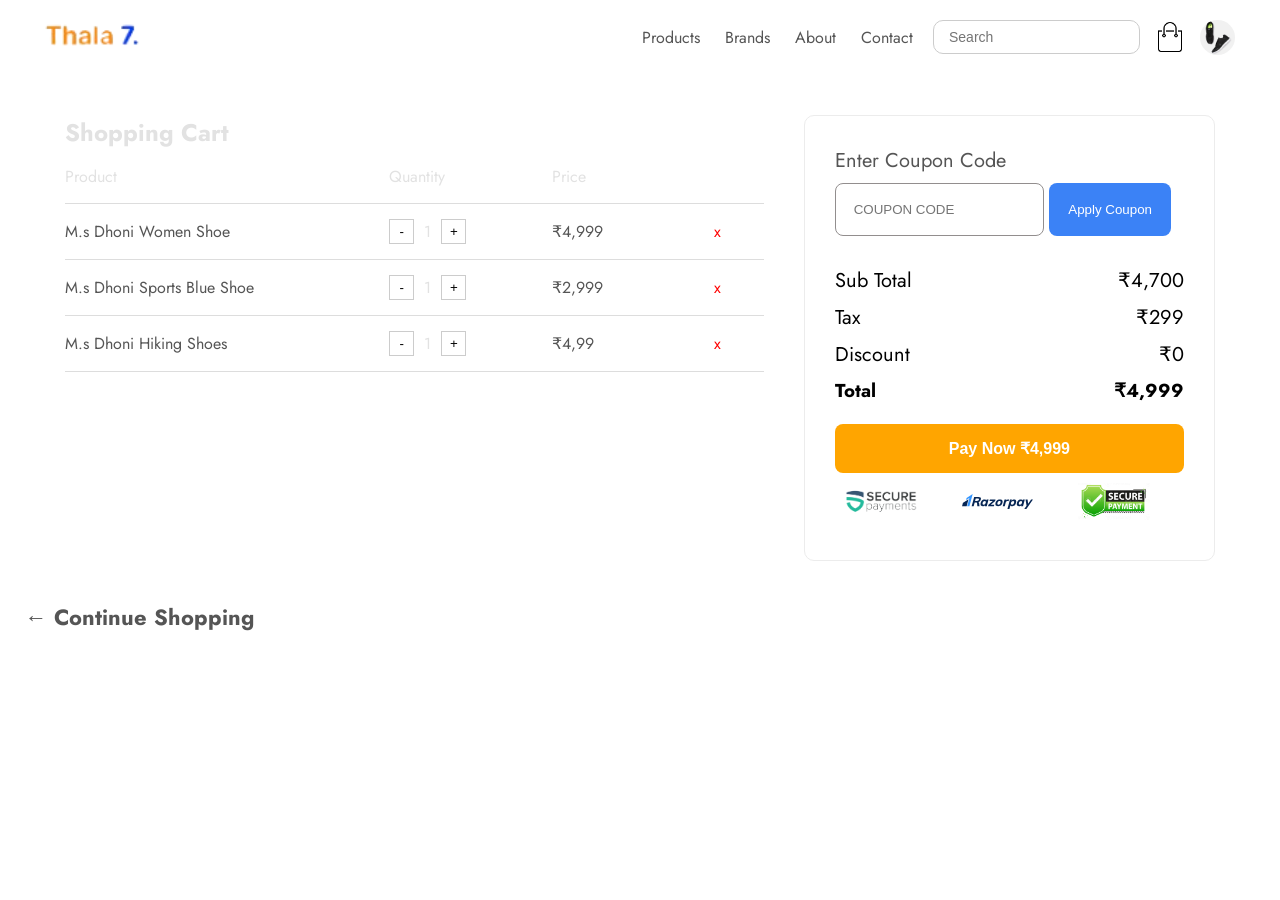
<file: cart.html>
<!DOCTYPE html>
<html lang="en">
<head>
    <meta charset="UTF-8">
    <meta name="viewport" content="width=device-width, initial-scale=1.0">
    <title>Thala.7 | Cart</title>
    
    <link rel="stylesheet" href="style.css">
    <link href="https://fonts.googleapis.com/css2?family=Jost:ital,wght@0,100..900;1,100..900&family=Outfit:wght@100..900&family=Poppins:ital,wght@0,100;0,200;0,300;0,400;0,500;0,600;0,700;0,800;0,900;1,100;1,200;1,300;1,400;1,500;1,600;1,700;1,800;1,900&display=swap" rel="stylesheet">
    <link rel="stylesheet" href="https://cdnjs.cloudflare.com/ajax/libs/font-awesome/4.7.0/css/font-awesome.min.css">
</head>
<body>
    <div class="header2">

    
    <div class="container">
        <div class="navbar">
            <input type="checkbox" id="menu-toggle">
        <div class="logo">
            <a href="index.html"><img src="images/thala_logo1.png" alt="logo" width="125px"></a>
        </div>
        <nav>
            <ul>
                
                <li><a href="#products">Products</a></li>
                <li><a href="">Brands</a></li>
                <li><a href="">About</a></li>
                <li><a href="">Contact</a></li>
                 <li class="mobile-profile">
            <a href=""><img src="images/product-10.jpg" class="profile-nav"></a>
                </li>
            </ul>
        </nav>
        <div class="nav-right">
            <input type="search" class="search" placeholder="Search">
            <img src="images/cart.png" alt="cart" class="icon"> 
            <img src="images/buy-2.jpg" alt="profile" class="profile">
            <label for="menu-toggle">
            <img src="images/menu.png" alt="cart" class="menu-icon">
            </label>
        </div>
    </div>

    <div class="container1">

  <!-- LEFT SIDE -->
  <div class="cart-items">
    <h2>Shopping Cart</h2>

    <div class="cart-header">
      <span>Product</span>
      <span>Quantity</span>
      <span>Price</span>
    </div>

    <div class="cart-item">
      <p>M.s Dhoni Women Shoe </p>

      <div class="qty">
        <button>-</button>
        <span>1</span>
        <button>+</button>
      </div>

      <p>₹4,999</p>
      <span class="delete">x</span>
    </div>

    <div class="cart-item">
      <p>M.s Dhoni Sports Blue Shoe</p>

      <div class="qty">
        <button>-</button>
        <span>1</span>
        <button>+</button>
      </div>

      <p>₹2,999</p>
      <span class="delete">x</span>
    </div>

    <div class="cart-item">
      <p>M.s Dhoni Hiking Shoes </p>

      <div class="qty">
        <button>-</button>
        <span>1</span>
        <button>+</button>
      </div>

      <p>₹4,99</p>
      <span class="delete">x</span>
    </div>


  </div>

  <!-- RIGHT SIDE -->
  <div class="summary">
    
      <p>Enter Coupon Code</p>
      <input type="text" placeholder="COUPON CODE">
    <button>Apply Coupon</button>
    
    

    <div class="price-box">
      <p>Sub Total <span>₹4,700</span></p>
      <p>Tax <span>₹299</span></p>
      <p>Discount <span>₹0</span></p>
      <h3>Total <span>₹4,999</span></h3>
    </div>

    <div class="pay">

    <a href="payment.html"><button class="pay-btn">Pay Now ₹4,999</button></a>

    <div class="pay-img">
      <img src="./images/secpay.png" alt="rozorpay" width="60%">
      <img src="./images/rozorpay.svg" alt="rozorpay" width="60%">
      <img src="./images/anpay.webp" alt="rozorpay" width="60%">

    </div>
    </div>
  </div>

</div>

<div class="bottom-container">
  <a href="index.html"><p>&larr; Continue Shopping</p></a>
</div>
</body>
</html>
</file>
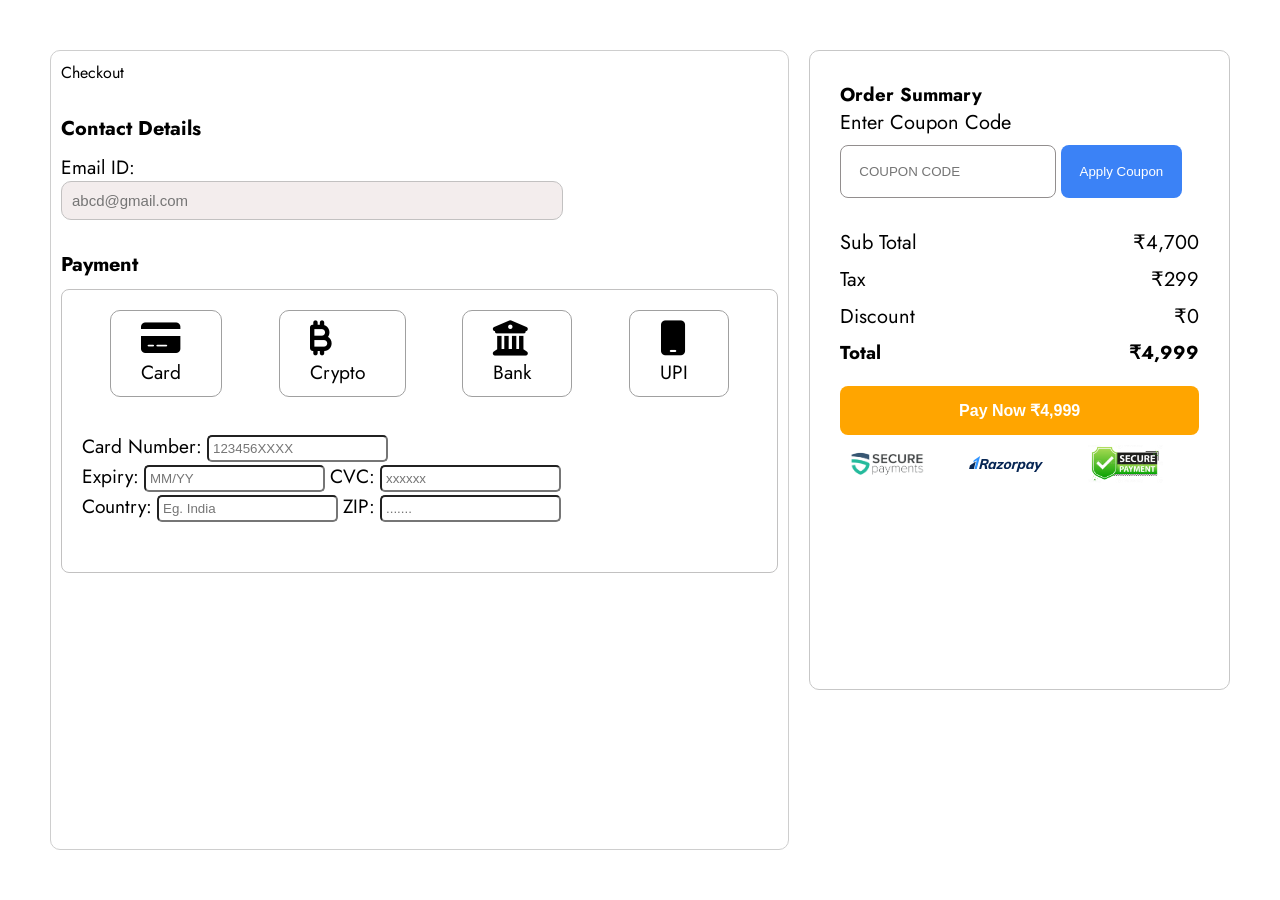
<file: payment.html>
<!DOCTYPE html>
<html lang="en">
<head>
    <meta charset="UTF-8">
    <meta name="viewport" content="width=device-width, initial-scale=1.0">
    <link rel="stylesheet" href="style1.css">
<link href="https://fonts.googleapis.com/css2?family=Jost:ital,wght@0,100..900;1,100..900&family=Outfit:wght@100..900&family=Poppins:ital,wght@0,100;0,200;0,300;0,400;0,500;0,600;0,700;0,800;0,900;1,100;1,200;1,300;1,400;1,500;1,600;1,700;1,800;1,900&display=swap" rel="stylesheet">
<link rel="stylesheet" href="https://cdnjs.cloudflare.com/ajax/libs/font-awesome/6.5.0/css/all.min.css">

    <title>Thala.7|Payment</title>
</head>
<body>
    <div class="container1">
       
          <div class="left">
                <p>Checkout</p>
         
            <div class="contact-det">
            <h3>Contact Details</h3>
            <label for="email">Email ID:</label><br>
            <input type="email" name="email" id="email" placeholder="abcd@gmail.com">

            <div class="payment">
                <h3>Payment</h3>
                <div class="pay-box">
                    <div class="bank-options">
                        <div class="option-box">
                            <i class="fa fa-credit-card"></i>
                            <p>Card</p>
                        </div>
                        <div class="option-box">
                           <i class="fa fa-bitcoin-sign"></i>
                            <p>Crypto</p>
                        </div>
                        <div class="option-box">
                            <i class="fa fa-bank"></i>
                            <p>Bank</p>
                        </div>
                        <div class="option-box">
                            <i class="fa fa-mobile"></i>
                            <p>UPI</p>
                        </div>
                    </div>
                    <div class="card-details">
                        <label for="cardno">Card Number:</label>
                        <input type="text" name="cardno" placeholder="123456XXXX">

                        <div class="row">
                            <label for="Expiry">Expiry:</label>
                            <input type="text" name="Expity" placeholder="MM/YY">

                            <label for="cvc">CVC:</label>
                            <input type="text" name="cvc" placeholder="xxxxxx">
                        </div>

                        <div class="row">
                            <label for="Country">Country:</label>
                            <input type="text" name="Country" placeholder="Eg. India">

                            <label for="zip">ZIP:</label>
                            <input type="text" name="zip" placeholder=".......">
                        </div>
                    </div>

                    
                </div>
            </div>
            
        </div>
        
    </div>
          <div class="summary">
            <h3>Order Summary</h3>
      <p>Enter Coupon Code</p>
      <input type="text" placeholder="COUPON CODE">
    <button>Apply Coupon</button>
    
    

    <div class="price-box">
      <p>Sub Total <span>₹4,700</span></p>
      <p>Tax <span>₹299</span></p>
      <p>Discount <span>₹0</span></p>
      <h3>Total <span>₹4,999</span></h3>
    </div>

    <div class="pay">

    <button class="pay-btn">Pay Now ₹4,999</button>

    <div class="pay-img">
      <img src="./images/secpay.png" alt="rozorpay" width="60%">
      <img src="./images/rozorpay.svg" alt="rozorpay" width="60%">
      <img src="./images/anpay.webp" alt="rozorpay" width="60%">

    </div>
    </div>
  </div>

</div>

    </div>
</body>
</html>
</file>
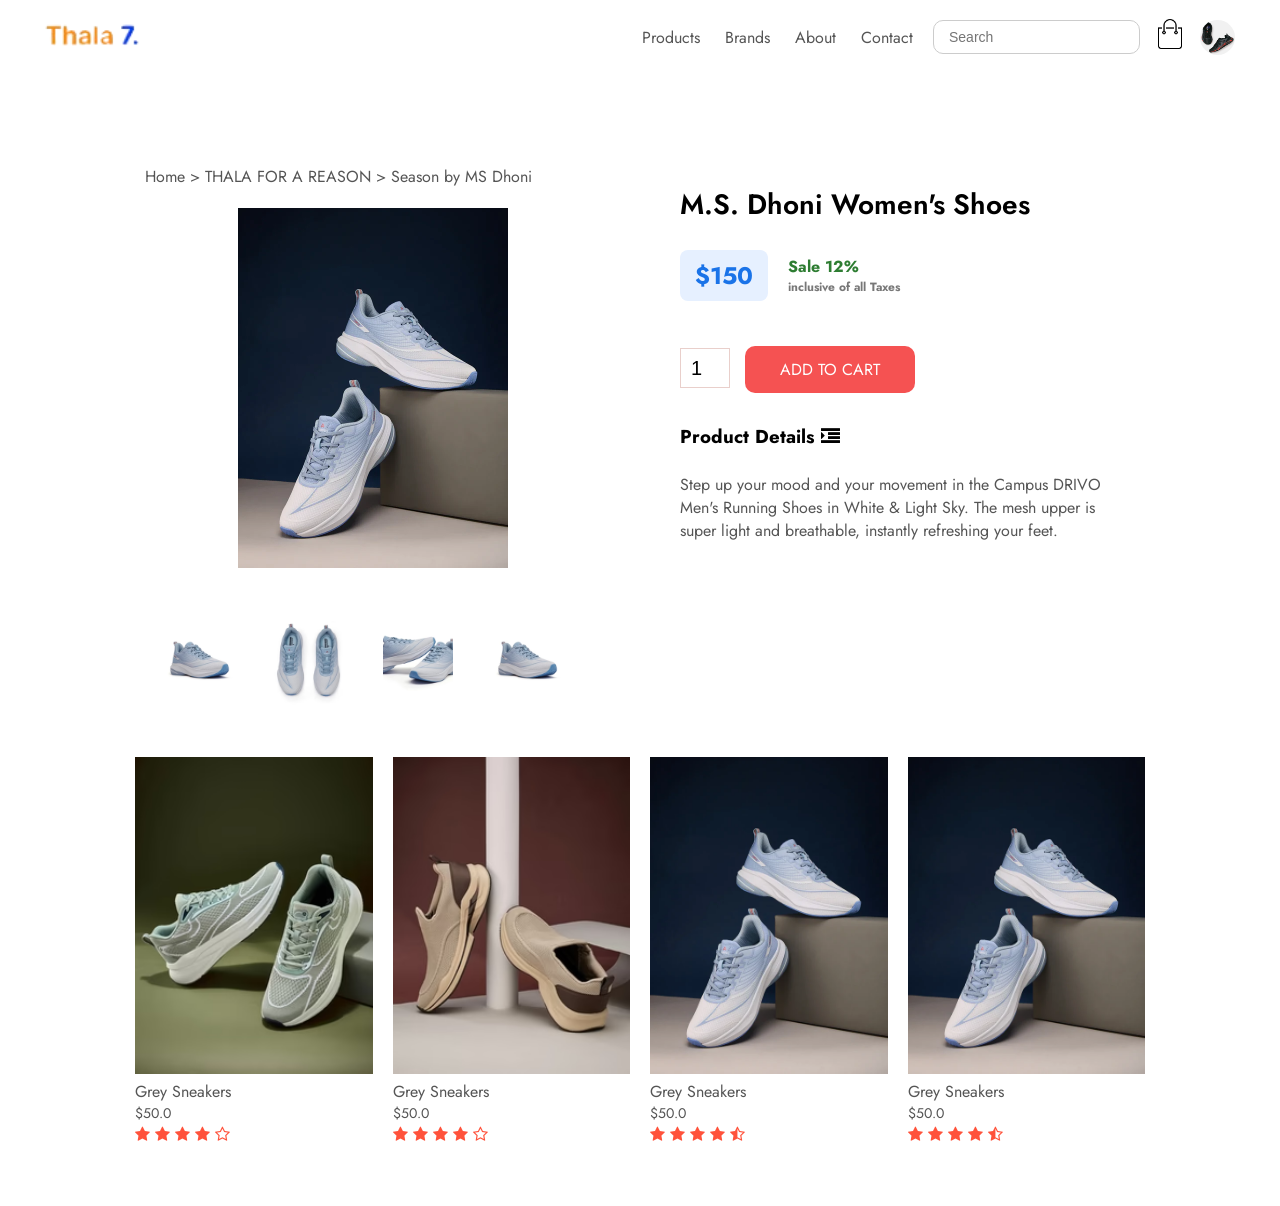
<file: product.html>
<!DOCTYPE html>
<html lang="en">
<head>
    <meta charset="UTF-8">
    <meta name="viewport" content="width=device-width, initial-scale=1.0">
    <title>Thala.7 | Products</title>
    <link rel="stylesheet" href="style.css">
    <link href="https://fonts.googleapis.com/css2?family=Jost:ital,wght@0,100..900;1,100..900&family=Outfit:wght@100..900&family=Poppins:ital,wght@0,100;0,200;0,300;0,400;0,500;0,600;0,700;0,800;0,900;1,100;1,200;1,300;1,400;1,500;1,600;1,700;1,800;1,900&display=swap" rel="stylesheet">
    <link rel="stylesheet" href="https://cdnjs.cloudflare.com/ajax/libs/font-awesome/4.7.0/css/font-awesome.min.css">
</head>
<body>
     <div class="header2">

    
    <div class="container">
        <div class="navbar">
            <input type="checkbox" id="menu-toggle">
        <div class="logo">
            <a href="index.html"><img src="images/thala_logo1.png" alt="logo" width="125px"></a>
        </div>
        <nav>
            <ul>
                
                <li><a href="#products">Products</a></li>
                <li><a href="">Brands</a></li>
                <li><a href="">About</a></li>
                <li><a href="">Contact</a></li>
                 <li class="mobile-profile">
            <a href=""><img src="images/product-10.jpg" class="profile-nav"></a>
                </li>
            </ul>
        </nav>
        <div class="nav-right">
            <input type="search" class="search" placeholder="Search">
            <a href="cart.html"><img src="images/cart.png" alt="cart" class="icon"> </a>
            <img src="images/product-10.jpg" alt="profile" class="profile">
            <label for="menu-toggle">
            <img src="images/menu.png" alt="cart" class="menu-icon">
            </label>
        </div>
    </div>
    <!-- single product details -->
     <div class="small-container single-product">
        <div class="row">
            <div class="col-2">
                <p>Home > THALA FOR A REASON > Season by MS Dhoni</p>
                <img src="./images/shoe0.webp" alt="main img" id="product-img">

                <div class="small-img-row">
                    <div class="small-img-col">
                        <img src="./images/shoe_11.avif" width="100%" class="small-img">
                    </div>
                    <div class="small-img-col">
                        <img src="./images/shoe_55.avif" width="100%" class="small-img">
                    </div>
                     <div class="small-img-col">
                        <img src="./images/shoe_66.avif" width="100%" class="small-img">
                    </div>


                    <div class="small-img-col">
                        <img src="./images/shoe_11.avif" width="100%" class="small-img">
                    </div>
                    <div class="small-img-col">
                        <img src="./images/shoe_55.avif" width="100%" class="small-img">
                    </div>
                     <div class="small-img-col">
                        <img src="./images/shoe_66.avif" width="100%" class="small-img">
                    </div>
                     <div class="small-img-col">
                        <img src="./images/shoe_44.avif" width="100%" class="small-img">
                    </div>
                </div>
            </div>
            <div class="col-2">
                
                <h1>M.S. Dhoni Women's Shoes</h1>
                <div class="price-row">
                <h4 class="price">$150</h4>
                <h3 class="sale">
                    Sale 12% <br><span>inclusive of all Taxes</span>
                </h3>
            </div>
                <div class="cart-row">
                    <input type="number" value="1">
                <a href="" class="cart-btn">ADD TO CART</a>
                </div>
                
                <h3>Product Details <i class="fa fa-indent"></i></h3><br>
                <p>Step up your mood and your movement in the Campus DRIVO Men's Running Shoes in White & Light Sky. The mesh upper is super light and breathable, instantly refreshing your feet.</p>
            </div>
        </div>
     </div>

     <div id="products">
 <div class="small-container">
    <div class="row">
        <div class="col-4">
            <a href="product.html"><img src="images/shoe0_2.avif" alt="p1"></a>
            <h4>Grey Sneakers</h4>
            <p>$50.0</p>
            <div class="rating">
                <i class="fa fa-star"></i>
                <i class="fa fa-star"></i>
                <i class="fa fa-star"></i>
                <i class="fa fa-star"></i>
                <i class="fa fa-star-o"></i>
            </div>
        </div>
         <div class="col-4">
            <img src="images/shoe0_1.avif" alt="p1">
            <h4>Grey Sneakers</h4>
            <p>$50.0</p>
            <div class="rating">
                <i class="fa fa-star"></i>
                <i class="fa fa-star"></i>
                <i class="fa fa-star"></i>
                <i class="fa fa-star"></i>
                <i class="fa fa-star-o"></i>
            </div>
        </div>
         <div class="col-4">
            <img src="images/shoe0.webp" alt="p1">
            <h4>Grey Sneakers</h4>
            <p>$50.0</p>
            <div class="rating">
                <i class="fa fa-star"></i>
                <i class="fa fa-star"></i>
                <i class="fa fa-star"></i>
                <i class="fa fa-star"></i>
                <i class="fa fa-star-half-o"></i>
            </div>
        </div>
        <div class="col-4">
            <img src="images/shoe0.webp" alt="p1">
            <h4>Grey Sneakers</h4>
            <p>$50.0</p>
            <div class="rating">
                <i class="fa fa-star"></i>
                <i class="fa fa-star"></i>
                <i class="fa fa-star"></i>
                <i class="fa fa-star"></i>
                <i class="fa fa-star-half-o"></i>
            </div>
        </div>
        
</body>
</html>
</file>
<file: style.css>
*{
    margin: 0;
    padding: 0;
    box-sizing: border-box;
}

body{
     font-family: "Jost", sans-serif;
}
.navbar{
    display: flex;
    align-items: center;
    justify-content: center;
    padding: 5px;
}

nav{
    flex: 1;
    text-align: right;

}

nav ul{
    display: inline-block;
    list-style-type: none;
    
}
nav ul li{
    display: inline-block;
    margin-right: 20px;
}

a{
    text-decoration: none;
    color: #555;
}

p{
    color: #555;
}
.container{
    max-width: 1300px;
    margin: auto;
    padding-left: 25px;
    padding-right: 25px;
}

.row{
    display: flex;
    align-items: center;
    flex-wrap: wrap;
    justify-content: space-around;
}
.col-2{
    flex-basis: 50%;
    min-width: 300px;
}
.col-2 img{
    max-width: 100%;
    padding: 10px;
}
.col-2 h1{
    
    font-size: 50px;
    line-height: 60px;
    margin: 25px 0;
}
h1 span{
    color: rgb(245, 134, 31);
}

.btn{
    display: inline-block;
    background-color: #000000;
    color: white;
    padding: 12px 35px;
    margin: 30px 0;
    border-radius: 30px;
    transition: background 0.5s;
}
.cart-btn{
    display: inline-block;
    background-color: #f55252;
    color: white;
    padding: 12px 35px;
    margin: 30px 0;
    border-radius: 10px;
    transition: background 0.5s;
}


.btn:hover{
    background: #6e6b6b;
}
.cart-btn:hover{
    background: #6e6b6b;
}


.header{
    background: radial-gradient(#fff,#f8d6d6);
}

.header2{
    background: no;
}

.header .row{
    margin-top: 70px;
}
.nav-right {
    display: flex;
    align-items: center;
    gap: 15px; 
}
.search {
    padding: 8px 15px;
    border-radius: 10px;
    border: 1px solid #ccc;
    outline: none;
    font-size: 14px;
    
}
.icon {
    width: 30px;
    height: 30px;
    cursor: pointer;
    border-radius: 5%;
}
.profile {
    width: 35px;
    height: 35px;
    border-radius: 50%;
    cursor: pointer;
}
.mobile-profile{
    display: none;
}

.services{
    background-color: rgb(255, 102, 0);
    display: flex;
    justify-content: space-around;
    align-items: center;
    padding: 20px 0;
    color: white;
    text-align: center;

}
.service{
    flex: 1;
}
.service img {
    width: 60px;
    margin-bottom: 10px;
}
.service h3 {
    margin: 5px 0;
    font-size: 20px;
}

.service p {
    font-size: 14px;
    color: #fff;
}
.categories{
    margin: 70px 0;

}
.col-3{
    flex-basis: 30%;
    min-width: 250px;
    margin-bottom: 30px;
}
.col-3 img{
    width: 100%;
}
.small-container{
    max-width: 1080px;
    margin: auto;
    padding-left: 25px;
    padding-right: 25px;
}
.col-4{
    flex-basis: 25%;
    padding: 10px;
    min-width: 200px;
    margin-bottom: 50px;
    transition: transform 0.5s;

}
.col-4 img{
    width: 100%;
}
.title{
    text-align: center;
    margin: 0 auto 80px;
    position: relative;
    line-height: 60px;
    color: #555;
}
.title::after{
    content: "";
    background: #ff523b;
    width: 80px;
    height: 5px;
    position: absolute;
    bottom: 0;
    left: 50%;
    transform: translateX(-50%);
}
h4{
    color: #555;
    font-weight: normal;

}
.col-4 p{
    font-size: 14px;
}
.rating .fa{
    color:#ff523b;
}
.col-4:hover{
    transform: translateY(-5px);
}



/* menu  */

.menu-icon{
    width: 28px;
    display: none;
}
#menu-toggle{
    display: none;
}


/* single product detail */
.single-product{
    margin-top: 80px;
}
.single-product h1{
    font-size: 28px;
    font-weight: 600;
    margin: 10px 0;
}
.single-product .row{
    display: flex;
    flex-wrap: nowrap;
    align-items: flex-start;
    gap: 40px;
    
}

.single-product .col-2{
    padding: 10px 20px;
}
.single-product .col-2 img{
    width: 100%;
    max-height: 400px;
    object-fit: contain;
    padding:20px;
}

.small-img-row{
    display: flex;
    justify-content: space-between;

    overflow-x: auto;
    scroll-behavior: smooth;
    padding-bottom: 5px;
}
.small-img-col{
    min-width: 80px;
    flex-basis: 24%;
    flex-shrink: 0;
    

}
.small-img-col img{
    width: 100%;
    border-radius: 5px;
}

/* scroll */
/* .small-img-row{
    display: flex;
    gap: 10px;
    margin-top: 15px;
}

.small-img-col{
    flex: 1;
    cursor: pointer;
}

.small-img-col img{
    width: 1000px;
    border-radius: 8px;
    padding: 5px;
    object-fit: cover;
} */




 .price-row{
    display: flex;
    align-items: center;
    gap: 20px;
    margin: 15px 0;
}

.price{
    background: #e6f0ff;     
    color: #1a73e8;
    padding: 8px 15px;
    border-radius: 8px;
    font-size: 24px;
    font-weight: bold;
}

.sale{
    color: #2e7d32;          
    font-size: 16px;
}

.sale span{
    display: block;
    font-size: 12px;
    color: #777;
}



.single-product input{
    width: 50px;
    height: 40px;
    padding-left: 10px;
    font-size: 20px;
    margin-right: 10px;
    border: 1px solid #e9cfcb;
}
input:focus{
    outline: none;
}

/* scrolling mini imgae
.small-img-row{
    display: flex;
    justify-content: space-between;
}
.small-img-col{
    flex-basis: 24%;
    cursor: pointer;
} */



/* cart page */



.container1 {
  display: flex;
  gap: 40px;
  padding: 40px;
  color: #e2e2e2;
  flex-wrap: wrap;
}

.cart-items {
  flex: 2;
}

.cart-header,
.cart-item {
  display: grid;
  grid-template-columns: 2fr 1fr 1fr 50px;
  align-items: center;
  padding: 15px 0;
  border-bottom: 1px solid #ddd;
}

.qty {
  display: flex;
  gap: 10px;
  align-items: center;
}

.qty button {
  width: 25px;
  height: 25px;
  border: 1px solid #ccc;
  background: white;
  cursor: pointer;
}

.delete {
  color: red;
  cursor: pointer;
}




/* coupon */
.summary {
  flex: 1;
  height: 100%;
  width: 100%;
  background: white;
  border: 1px solid #ececec;
  padding: 30px;
  border-radius: 10px;
}

.summary p{
  padding-bottom: 8px;
  font-size: 20px;
}

.summary input {
  width: 60%;
  padding: 18px;
  margin-bottom: 10px;
  border:  1px solid #928e8e;
  border-radius: 8px;
}

.summary button {
  padding: 19px;
  background: #3b82f6;
  color: white;
  border: none;
  border-radius: 8px;
}

.price-box {
  margin-top: 20px;
}

.price-box p,
.price-box h3 {
    color: black;
  display: flex;
  justify-content: space-between;
}


.summary .pay-btn{
  width: 100%;
  margin-top: 20px;
  background-color: orange;
  font-size: 16px;
  font-weight: bold;
  padding: 15px;
  border-radius: 8px;
  cursor: pointer;
}



.summary .pay-img{
  display: flex;
  align-items: center;
  justify-content: space-around;
  gap: 45px;
  width: 40%;
  padding: 10px;

}
/* .summary .pay-img img{
  display: flex;
   gap: 10px;
  width: 40%;
} */

.bottom-container{
    display: flex;
  font-size: 22px;
  font-weight: bold;
}



/* payment  */


/* media menu  */
@media only screen and (max-width: 800px){
nav ul{
    position: absolute;
    top: 70px;
    left: 0;
    background: #333;
    width:100%;

    max-height: 0;
    overflow: hidden;
    transition: max-height 0.4s ease;
    
}

nav ul li{
    display: block;
    margin-right: 50px;

}
nav ul li a{
    color: white;
}
.menu-icon{
    display: block;
    cursor: pointer;
}
.search, .profile{
    display: none;
}

 #menu-toggle:checked ~ nav ul{
        max-height: 500px;
    }
 /* profile in menuu */
    .mobile-profile{
        display: block;
        text-align: right;
        margin-top: 10px;
    }

    .profile-nav{
        width: 40px;
        height: 40px;
        border-radius: 50%;
    }

     .price-row{
        flex-direction: column;
        align-items: flex-start;
        gap: 5px;
    }

    .sale{
        text-align: left;
    }

    .single-product .row{
        flex-direction: column;   
        gap: 20px;
    }

    .single-product .col-2{
        flex: 0 0 100%;
        max-width: 100%;
        padding: 10px;
    }

    .container1{
        flex-direction: column;
        padding: 20px;
    }

    .cart-items,
    .summary{
        width: 100%;
    }

    .summary input{
        width: 100%;
    }

    .summary .pay-img{
        width: 100%;
        gap: 20px;
        justify-content: space-between;
    }

    .services{
        flex-wrap: wrap;
        gap: 20px;
        padding: 20px;
    }

    .service{
        flex: 1 1 45%;
    }

    .col-4{
        flex: 1 1 45%;
    }

}

/* media >600 */
@media only screen and (max-width: 600px){
    .row{
        text-align: center;

    }
    .col-3, .col-4, .col-2{
        flex-basis: 100%;
    }

    .cart-header{
        display: none;
    }

    .cart-item{
        grid-template-columns: 1fr;
        gap: 10px;
        text-align: left;
    }

    .service{
        flex: 1 1 100%;
    }

    .navbar{
        justify-content: space-between;
    }

    .col-2 h1{
        font-size: 28px;
        line-height: 36px;
    }

    .btn, .cart-btn{
        padding: 10px 20px;
        font-size: 14px;
    }

    .summary .pay-img{
        width: 50%;
        gap: 20px;
    }

}
</file>
<file: style1.css>
*{
    margin: 0;
    padding: 0;
    box-sizing: border-box;
}

body{
   font-family: "Jost", sans-serif;
   background-color: #ffffff;
}


.container1{
  width: 100%;
  padding: 50px;
  height: 100vh;
  display: flex;
  gap: 20px;
}

.left{
  width: 60%;
  border-radius: 10px;
  padding: 10px;
  border: 1px solid #cecece;
  flex: 2;
  
}

.contact-det{
  /* background: #ffa1a1; */
  padding-bottom: 10px;
}

.contact-det h3{
  font-size: 20px;
  padding-top: 30px;
  padding-bottom: 10px;
}
.contact-det label{
  font-size: larger;
}

.contact-det #email{
  font-size: 15px;
  border: 1px solid #c2c1c1;
  border-radius: 10px;
  width: 70%;
  padding: 10px;
  background: #f3eded;
}

.pay-box{
  border-radius: 8px;
  border: 1px solid #c2c1c1;
}
.pay-box .bank-options{
 display: flex;
 align-items: center;
 justify-content: space-around;
 border-radius: 10px;
 padding: 20px;
 padding-bottom: 30px;
}
.option-box{
  font-size: larger;
  padding-right: 40px;
  padding-left: 30px;
  padding-top: 10px;
  padding-bottom: 10px;
  border: 1px solid #a0a0a0;
  border-radius: 10px;
}

.option-box i{
    font-size: 35px;
}

.option-box:hover{
  border-color: orange;
  color: orange;
}


/* card deatils */

.card-details{
  display: block;
  padding: 5px 0px 50px 20px; 
}

.row{
  justify-content:flex-start;
}

.card-details input{
justify-content: space-between;
border-radius: 5px;
padding: 4px;
}

/* right info */
.summary {
  flex: 1;
  height: 80%;
  width: 30%;
  background: rgb(255, 255, 255);
  border: 1px solid #c7c7c7;
  padding: 30px;
  border-radius: 10px;
}

.summary p{
  padding-bottom: 8px;
  font-size: 20px;
}

.summary input {
  width: 60%;
  padding: 18px;
  margin-bottom: 10px;
  border:  1px solid #928e8e;
  border-radius: 8px;
}

.summary button {
  padding: 19px;
  background: #3b82f6;
  color: white;
  border: none;
  border-radius: 8px;
}

.price-box {
  margin-top: 20px;
}

.price-box p,
.price-box h3 {
    color: black;
  display: flex;
  justify-content: space-between;
}


.summary .pay-btn{
  width: 100%;
  margin-top: 20px;
  background-color: orange;
  font-size: 16px;
  font-weight: bold;
  padding: 15px;
  border-radius: 8px;
  cursor: pointer;
}



.summary .pay-img{
  display: flex;
  align-items: center;
  justify-content: space-around;
  gap: 45px;
  width: 40%;
  padding: 10px;

}
/* .summary .pay-img img{
  display: flex;
   gap: 10px;
  width: 40%;
} */

.bottom-container{
    display: flex;
  font-size: 22px;
  font-weight: bold;
}

/* media 800 */


@media only screen and (max-width: 800px){

  .container1{
    flex-direction: column;   
    padding: 20px;
    height: auto;
  }

  .left{
    width: 100%;
    flex: unset;
  }

  .summary{
    width: 100%;
    height: auto;
  }

  .pay-box .bank-options{
    flex-wrap: wrap;   
    gap: 15px;
  }

  .option-box{
    flex: 1 1 45%;  
    text-align: center;
    padding: 15px;
  }

  .summary input{
    width: 100%;
  }

  .summary .pay-img{
    width: 50%;
    justify-content: space-between;
  }
}


@media only screen and (max-width: 600px){

  .container1{
    padding: 15px;
  }

  .contact-det #email{
    width: 100%;
  }

  .option-box{
    flex: 1 1 100%;   
  }

  .option-box i{
    font-size: 28px;
  }

  .card-details{
    padding: 10px;
  }

  .card-details input{
    width: 100%;
    margin-bottom: 10px;
  }

  .summary p{
    font-size: 16px;
  }

  .bottom-container{
    flex-direction: column;
    gap: 10px;
  }

  .summary .pay-img{
    gap: 20px;
  }
}
</file>
